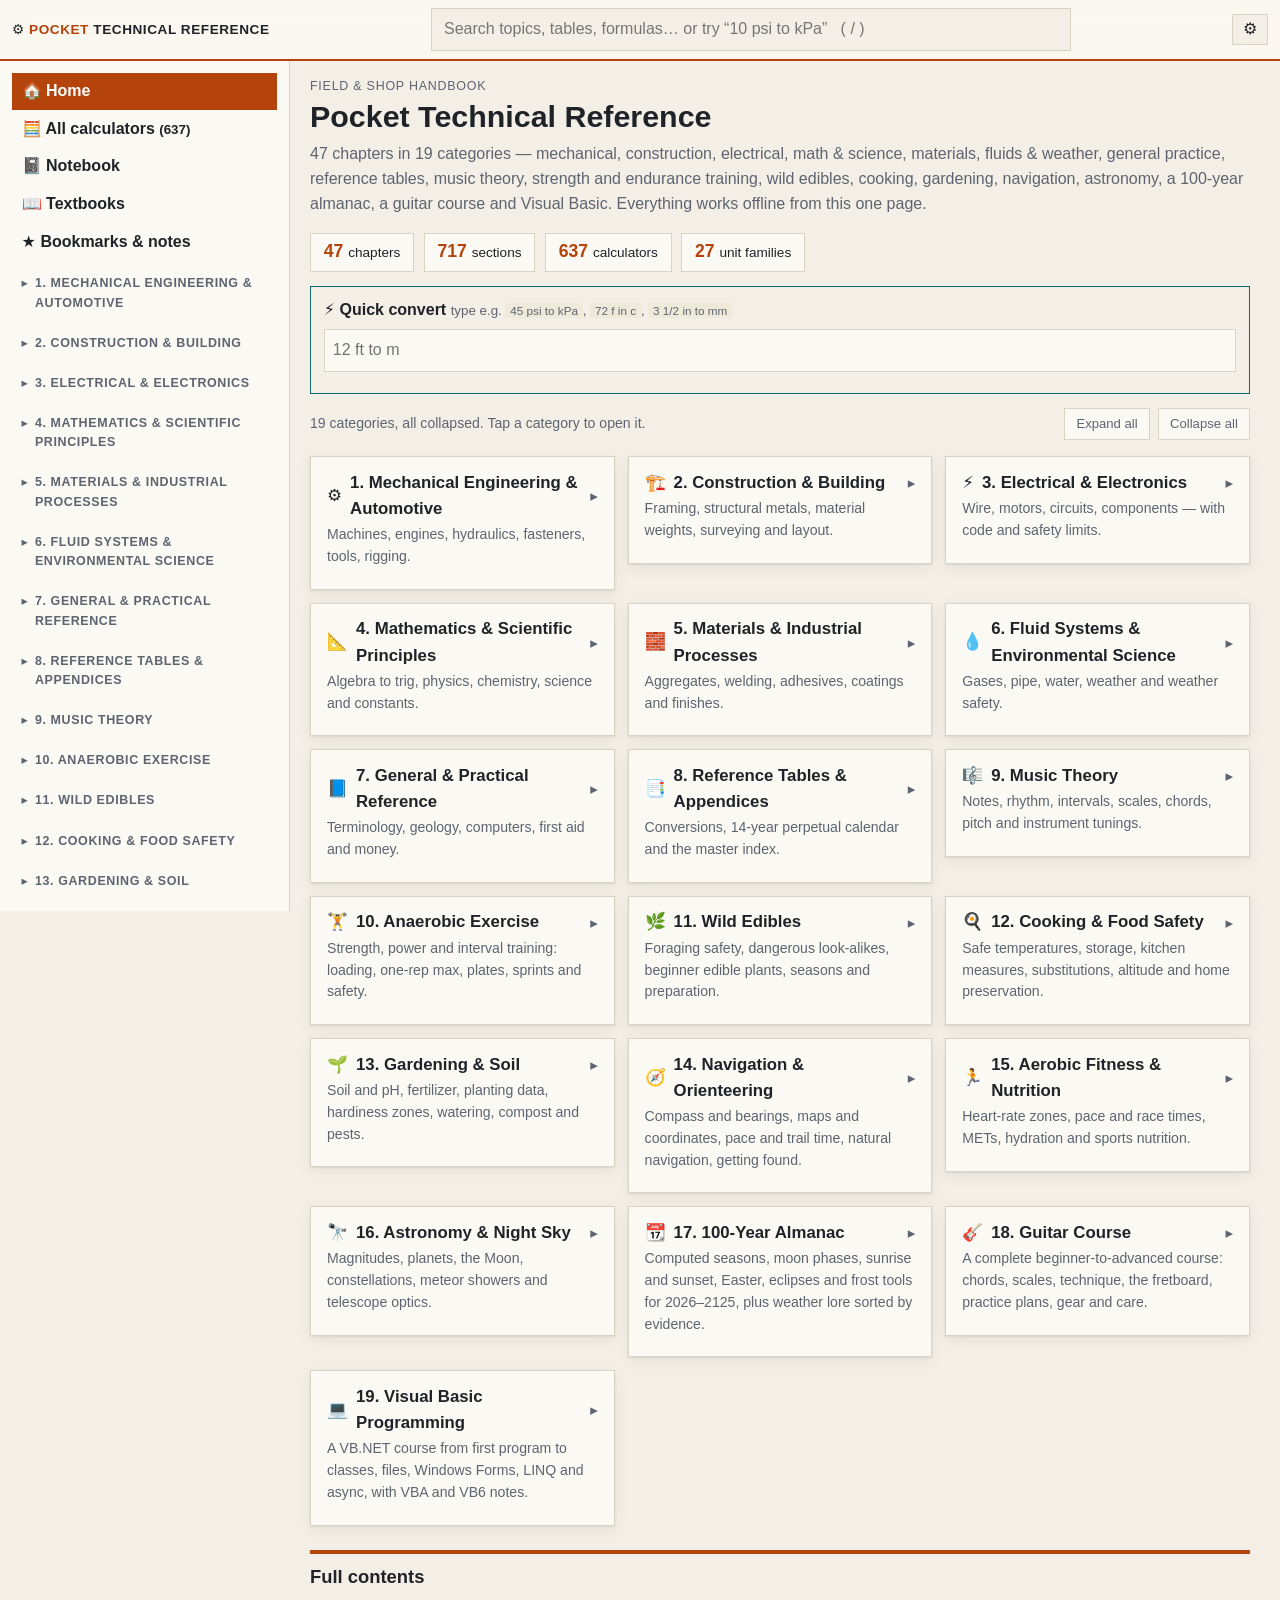
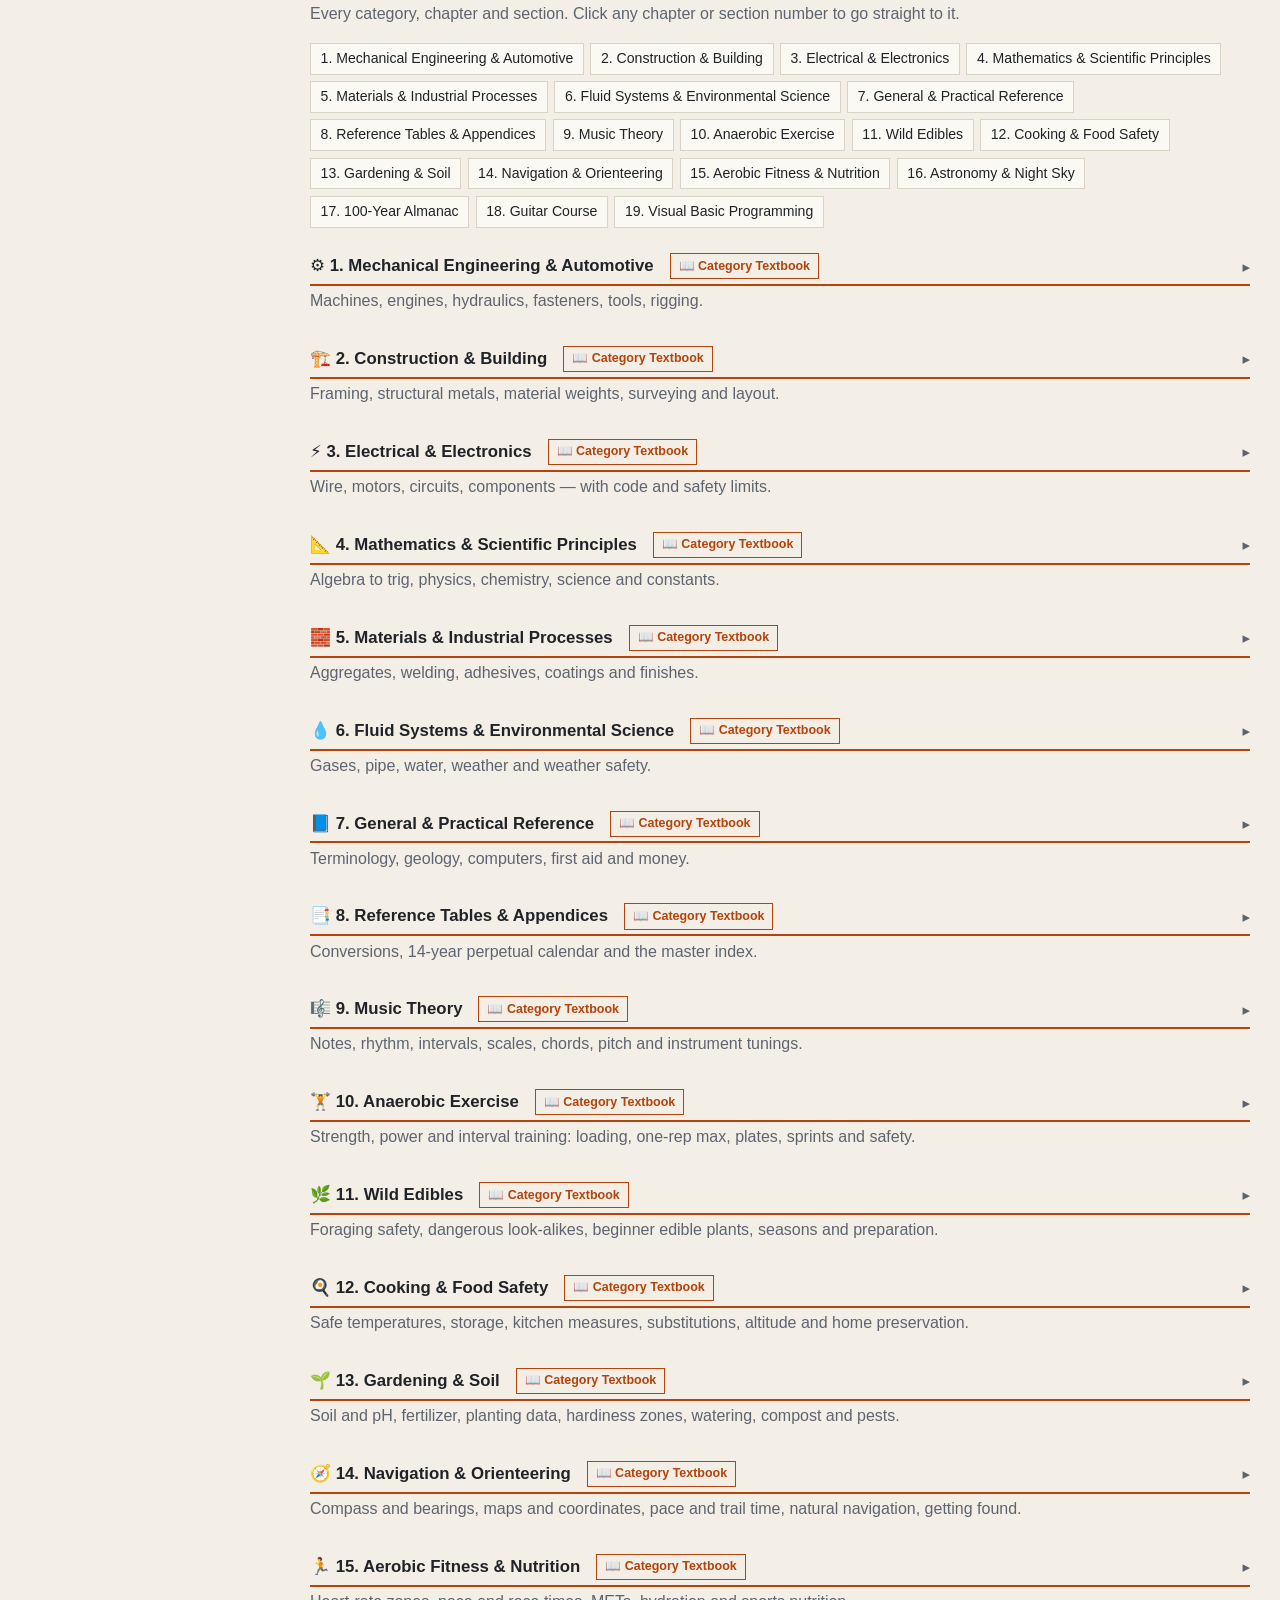
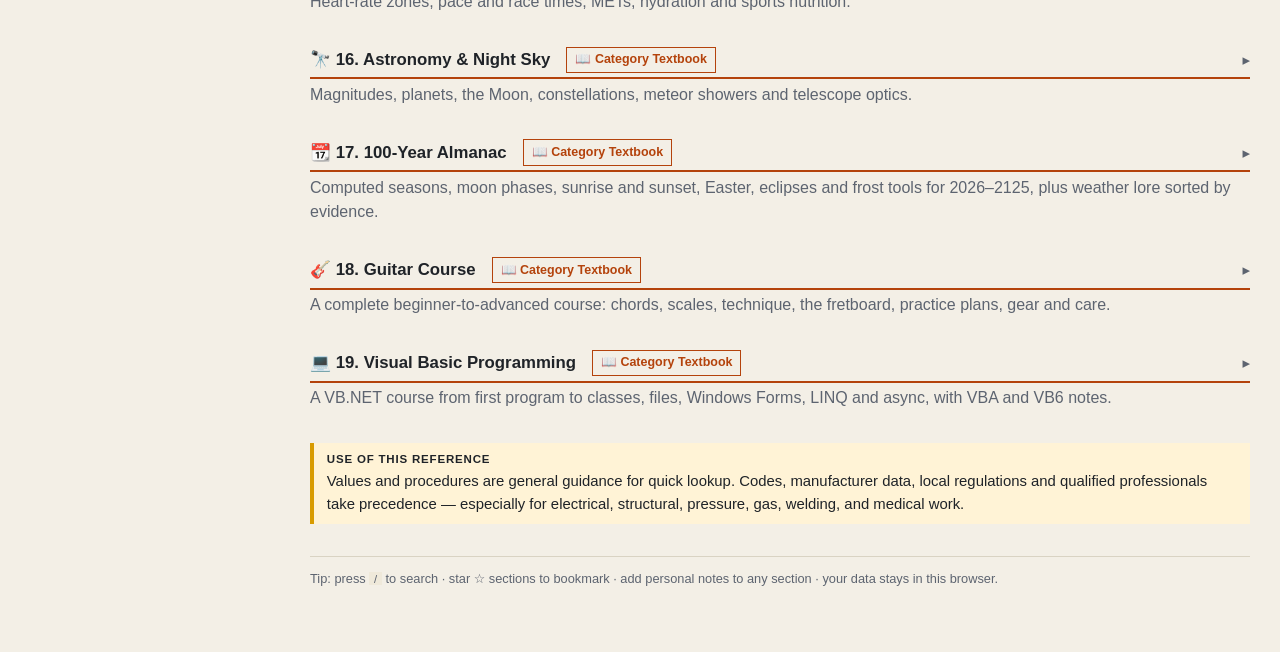
<file: index.html>
<!DOCTYPE html>
<html lang="en" data-theme="auto">
<head>
<meta charset="utf-8">
<meta name="viewport" content="width=device-width,initial-scale=1,viewport-fit=cover">
<meta name="theme-color" content="#f3efe6" media="(prefers-color-scheme: light)">
<meta name="theme-color" content="#f3efe6">
<meta name="apple-mobile-web-app-capable" content="yes">
<meta name="mobile-web-app-capable" content="yes">
<meta name="apple-mobile-web-app-title" content="Pocket Ref">
<meta name="apple-mobile-web-app-status-bar-style" content="default">
<link rel="icon" href="icon.png" type="image/png">
<link rel="apple-touch-icon" href="icon.png">
<title>Pocket Ref</title>
<link rel="stylesheet" href="style.css">
</head>
<body>
<header id="top">
 <button class="ib" id="menu" aria-label="Menu">☰</button>
 <a class="brand" href="#home">⚙ <i>Pocket</i> <span>Technical Reference</span></a>
 <div id="sbox"><input id="q" type="search" placeholder="Search topics, tables, formulas… or try “10 psi to kPa”   ( / )" autocomplete="off" aria-label="Search"><div id="sres"></div></div>
 <button class="ib" id="gear" aria-label="Settings" title="Settings">⚙︎</button>
</header>
<div id="layout"><nav id="side" aria-label="Chapters"></nav><main id="main"></main></div>
<div id="veil"></div><div id="modal"><div class="box" id="mbox"></div></div><div id="toast"></div>
<script type="module" src="app.js"></script>
</body>
</html>
</file>
<file: style.css>
:root{--bg:#f3efe6;--panel:#fbf9f3;--ink:#1f2328;--mut:#5d6470;--line:#d9d3c3;--acc:#b4430c;--acc-ink:#fff;--acc2:#0f6b6b;--warn-bg:#fff3d6;--warn-bd:#d89b00;--dang-bg:#fde4e1;--dang-bd:#c0392b;--note-bg:#e4f1f1;--note-bd:#0f6b6b;--code:#efe9da;--hl:#ffe58a;--sh:0 1px 2px rgba(0,0,0,.08),0 4px 14px rgba(0,0,0,.06);color-scheme:light}
@media(prefers-color-scheme:dark){:root[data-theme=auto]{--bg:#13161a;--panel:#1b1f24;--ink:#e7e3d8;--mut:#9aa3ad;--line:#2f353c;--acc:#f2893f;--acc-ink:#1a1206;--acc2:#4fc3c3;--warn-bg:#3a2f12;--warn-bd:#c99a1a;--dang-bg:#3d1b18;--dang-bd:#e0594a;--note-bg:#14302f;--note-bd:#3aa5a5;--code:#252a31;--hl:#6b5a14;--sh:0 1px 2px rgba(0,0,0,.4);color-scheme:dark}}
:root[data-theme=dark]{--bg:#13161a;--panel:#1b1f24;--ink:#e7e3d8;--mut:#9aa3ad;--line:#2f353c;--acc:#f2893f;--acc-ink:#1a1206;--acc2:#4fc3c3;--warn-bg:#3a2f12;--warn-bd:#c99a1a;--dang-bg:#3d1b18;--dang-bd:#e0594a;--note-bg:#14302f;--note-bd:#3aa5a5;--code:#252a31;--hl:#6b5a14;--sh:0 1px 2px rgba(0,0,0,.4);color-scheme:dark}
*{box-sizing:border-box}
html{font-size:calc(16px * var(--fs,1));-webkit-text-size-adjust:100%}
body{margin:0;background:var(--bg);color:var(--ink);font:1rem/1.55 "Courier New",Courier,"Liberation Mono","Nimbus Mono PS",monospace}
a{color:var(--acc2);text-decoration:none}a:hover{text-decoration:underline}
button,input,select,textarea{font:inherit;color:inherit}
.mono,code,.cr .v,.calc input,.calc select{font-family:"Courier New",Courier,"Liberation Mono","Nimbus Mono PS",monospace}
header#top{position:sticky;top:0;z-index:30;display:flex;gap:.5rem;align-items:center;padding:.5rem .75rem;background:var(--panel);border-bottom:2px solid var(--acc)}
#top .brand{font-weight:800;letter-spacing:.04em;text-transform:uppercase;font-size:.85rem;white-space:nowrap;color:var(--ink)}
#top .brand i{font-style:normal;color:var(--acc)}
#sbox{position:relative;flex:1;min-width:0;max-width:640px;margin:0 auto}
#q{width:100%;padding:.5rem .75rem;border:1px solid var(--line);border-radius:8px;background:var(--bg)}
#q:focus{outline:2px solid var(--acc);outline-offset:0}
.ib{border:1px solid var(--line);background:var(--bg);border-radius:8px;padding:.4rem .6rem;cursor:pointer;line-height:1}
.ib:hover{border-color:var(--acc)}
#menu{display:none}
#layout{display:flex;align-items:flex-start}
#side{width:290px;flex:none;position:sticky;top:3.1rem;height:calc(100vh - 3.1rem);overflow:auto;padding:.75rem;border-right:1px solid var(--line);background:var(--panel)}
#side a.top{display:block;padding:.4rem .6rem;border-radius:6px;color:var(--ink);font-weight:600}
#side a:hover{background:var(--bg);text-decoration:none}
#side a.on{background:var(--acc);color:var(--acc-ink)}
.sch{width:100%;text-align:left;background:none;border:0;padding:.45rem .6rem;margin-top:.4rem;cursor:pointer;font-weight:700;font-size:.78rem;letter-spacing:.05em;text-transform:uppercase;color:var(--mut);display:flex;gap:.4rem}
.sch:hover{color:var(--ink)}
.scl{display:none;padding-left:.4rem}.sc.open .scl{display:block}
.scl a{display:block;padding:.28rem .6rem;border-radius:6px;color:var(--ink);font-size:.92rem}
main{flex:1;min-width:0;padding:1rem 1.25rem 4rem;max-width:980px}
.crumb{font-size:.78rem;color:var(--mut);text-transform:uppercase;letter-spacing:.06em}
h1{font-size:1.9rem;line-height:1.15;margin:.2rem 0 .5rem}
h2{font-size:1.3rem;margin:0;padding:0}
h3{font-size:1.05rem}h4{margin:1rem 0 .3rem;font-size:.95rem;color:var(--acc);text-transform:uppercase;letter-spacing:.04em}
.lead{color:var(--mut);margin:.25rem 0 1rem}
.toc{display:flex;flex-wrap:wrap;gap:.4rem;margin:.75rem 0 1.25rem}
.toc a{padding:.25rem .65rem;border:1px solid var(--line);border-radius:999px;background:var(--panel);color:var(--ink);font-size:.85rem}
.toc a:hover{border-color:var(--acc);text-decoration:none}
.toc.fold{display:none}.toc.fold.open{display:flex}
.tocbtn{display:inline-flex;align-items:center;min-height:38px;margin:.6rem 0 .4rem;padding:.3rem .85rem;border:1px solid var(--line);border-radius:999px;background:var(--panel);color:var(--ink);font:inherit;font-size:.85rem;cursor:pointer}
.tocbtn:hover{border-color:var(--acc)}
.tocbtn + .toc.fold.open{margin-top:.2rem}

section.sec{background:var(--panel);border:1px solid var(--line);border-radius:12px;padding:1rem 1.1rem;margin:0 0 1.1rem;scroll-margin-top:4rem;box-shadow:var(--sh)}
.sh{display:flex;align-items:center;gap:.5rem;border-bottom:1px solid var(--line);padding-bottom:.5rem;margin-bottom:.6rem}
.sh h2{flex:1}
.sh button{background:none;border:0;cursor:pointer;font-size:1.1rem;color:var(--mut);padding:.15rem .3rem}
.sh button.on{color:var(--acc)}
.sbody p{margin:.5rem 0}.sbody ul,.sbody ol{margin:.4rem 0;padding-left:1.3rem}.sbody li{margin:.15rem 0}
.tw{overflow-x:auto;margin:.6rem 0;border:1px solid var(--line);border-radius:8px}
table{border-collapse:collapse;width:100%;font-size:.88rem}
caption{caption-side:top;text-align:left;font-weight:700;padding:.4rem .6rem;color:var(--mut);font-size:.8rem;text-transform:uppercase;letter-spacing:.04em}
th,td{padding:.35rem .6rem;border-bottom:1px solid var(--line);text-align:left;vertical-align:top}
th{background:var(--code);position:sticky;top:0;white-space:nowrap}
tbody tr:nth-child(even){background:color-mix(in srgb,var(--code) 45%,transparent)}
tr:last-child td{border-bottom:0}
.tfilter{width:100%;max-width:340px;margin-top:.5rem;padding:.35rem .6rem;border:1px solid var(--line);border-radius:6px;background:var(--bg)}
.co{border-left:4px solid;padding:.5rem .8rem;border-radius:6px;margin:.7rem 0;font-size:.93rem}
.co b{display:block;font-size:.72rem;text-transform:uppercase;letter-spacing:.07em;margin-bottom:.1rem}
.co.note{background:var(--note-bg);border-color:var(--note-bd)}.co.warn{background:var(--warn-bg);border-color:var(--warn-bd)}.co.danger{background:var(--dang-bg);border-color:var(--dang-bd)}
.fx{background:var(--code);border-radius:8px;padding:.5rem .8rem;margin:.5rem 0;display:flex;flex-wrap:wrap;gap:.2rem .8rem;align-items:baseline}
.fx b{font-size:.85rem;min-width:9rem}.fx code{font-size:.95rem;color:var(--acc);font-weight:600}.fx span{color:var(--mut);font-size:.82rem;flex-basis:100%}
code{background:var(--code);padding:.05rem .3rem;border-radius:4px;font-size:.88em}
.fx code{background:none;padding:0}
dl.gl{margin:.5rem 0}dl.gl dt{font-weight:700;margin-top:.5rem}dl.gl dd{margin:0 0 0 1rem;color:var(--ink)}
.see{margin-top:.8rem;padding-top:.5rem;border-top:1px dashed var(--line);font-size:.85rem;color:var(--mut)}
.see a{margin-right:.7rem;white-space:nowrap}
.calc{border:1px solid var(--acc);border-radius:10px;margin:.9rem 0;background:var(--bg);overflow:hidden}
.calc .ch{background:var(--acc);color:var(--acc-ink);padding:.4rem .8rem;display:flex;flex-direction:column}
.calc .ch b{display:flex;gap:.5rem;align-items:center;justify-content:space-between}
.calc .ch small{opacity:.9}
.calc .ch button{background:none;border:0;color:inherit;cursor:pointer;font-size:1rem}
.cf{display:grid;grid-template-columns:repeat(auto-fill,minmax(190px,1fr));gap:.5rem .8rem;padding:.7rem .8rem}
.cf label{display:flex;flex-direction:column;font-size:.76rem;color:var(--mut);gap:.15rem}
.cf label span u{text-decoration:none;color:var(--acc)}
.calc input,.calc select{padding:.4rem .5rem;border:1px solid var(--line);border-radius:6px;background:var(--panel);width:100%;font-size:.95rem}
.calc input:focus,.calc select:focus{outline:2px solid var(--acc);outline-offset:0}
.cr{padding:.2rem .8rem .5rem;border-top:1px dashed var(--line)}
.cr .row{display:flex;justify-content:space-between;gap:1rem;padding:.2rem 0;border-bottom:1px dotted var(--line)}
.cr .row .v{font-weight:700;text-align:right}.cr .row .v em{font-style:normal;color:var(--mut);font-weight:400;margin-left:.3rem}
.cr .rh{font-size:.74rem;text-transform:uppercase;letter-spacing:.06em;color:var(--acc);margin-top:.5rem}
.cr .err{color:var(--dang-bd);padding:.3rem 0}.cr .hint{color:var(--mut);padding:.3rem 0;font-size:.9rem}
.ca{display:flex;gap:.5rem;padding:.4rem .8rem .7rem}
.btn{border:1px solid var(--line);background:var(--panel);border-radius:6px;padding:.3rem .7rem;cursor:pointer;font-size:.85rem}.btn:hover{border-color:var(--acc)}
.btn.pri{background:var(--acc);color:var(--acc-ink);border-color:var(--acc)}
.conv{border:1px solid var(--acc2);border-radius:10px;padding:.7rem .8rem;margin:.9rem 0;background:var(--bg)}
.conv .cg{display:grid;grid-template-columns:1fr 1fr auto 1fr;gap:.5rem;align-items:end}
.conv .cg label{display:flex;flex-direction:column;font-size:.76rem;color:var(--mut)}
.conv input,.conv select{padding:.4rem .5rem;border:1px solid var(--line);border-radius:6px;background:var(--panel);width:100%}
.conv .big{font-size:1.25rem;font-weight:800;margin:.6rem 0 .2rem;font-family:"Courier New",Courier,"Liberation Mono","Nimbus Mono PS",monospace}
@media(max-width:640px){.conv .cg{grid-template-columns:1fr 1fr}.conv .cg .sw{grid-column:1/-1}}
.cards{display:grid;grid-template-columns:repeat(auto-fill,minmax(270px,1fr));gap:.8rem;margin:1rem 0}
.card{background:var(--panel);border:1px solid var(--line);border-radius:12px;padding:.8rem 1rem;box-shadow:var(--sh)}
.card h3{margin:0 0 .15rem;display:flex;gap:.5rem;align-items:center}.card p{margin:.1rem 0 .5rem;color:var(--mut);font-size:.88rem}
.card a.chl{display:block;padding:.18rem 0;color:var(--ink);font-size:.93rem}.card a.chl:hover{color:var(--acc)}
.stats{display:flex;flex-wrap:wrap;gap:.6rem;margin:.8rem 0}.stat{background:var(--panel);border:1px solid var(--line);border-radius:8px;padding:.3rem .8rem;font-size:.85rem}.stat b{color:var(--acc);font-size:1.1rem;margin-right:.3rem}
.pn{display:flex;justify-content:space-between;gap:1rem;margin-top:1.5rem}.pn a{flex:1;background:var(--panel);border:1px solid var(--line);border-radius:10px;padding:.6rem .9rem;color:var(--ink)}.pn a:last-child{text-align:right}.pn small{display:block;color:var(--mut)}
#sres{position:absolute;left:0;right:0;top:calc(100% + 4px);background:var(--panel);border:1px solid var(--acc);border-radius:10px;box-shadow:0 10px 30px rgba(0,0,0,.25);max-height:70vh;overflow:auto;display:none;z-index:40}
#sres a.r,.rl a.r{display:block;padding:.5rem .8rem;border-bottom:1px solid var(--line);color:var(--ink)}
#sres a.r:hover,.rl a.r:hover{background:var(--bg);text-decoration:none}
.r b{display:block}.r small{color:var(--mut)}.r .sn{display:block;font-size:.84rem;color:var(--mut);margin-top:.1rem}
mark{background:var(--hl);color:inherit;border-radius:2px;padding:0 1px}
.rl{background:var(--panel);border:1px solid var(--line);border-radius:10px;overflow:hidden;margin:.6rem 0}
.qc{background:var(--note-bg);border-left:4px solid var(--acc2);padding:.6rem .8rem;font-weight:700}
.tag{display:inline-block;font-size:.68rem;text-transform:uppercase;letter-spacing:.06em;border:1px solid var(--acc);color:var(--acc);border-radius:4px;padding:0 .3rem;margin-right:.4rem}
.note-ta{width:100%;min-height:4.5rem;margin-top:.6rem;padding:.5rem;border:1px dashed var(--acc2);border-radius:8px;background:var(--bg)}
/* periodic table */
.ptw{overflow-x:auto;margin:.6rem 0}.pt{display:grid;grid-template-columns:repeat(18,minmax(38px,1fr));gap:2px;font-size:.62rem;min-width:720px}
.pt div{border:1px solid var(--line);border-radius:3px;text-align:center;padding:1px 0;line-height:1.15;background:var(--bg);cursor:default}
.pt b{display:block;font-size:.88rem}.pt i{font-style:normal;opacity:.75}.pt small{display:block;font-size:.5rem;opacity:.7}
.pt .alk{background:color-mix(in srgb,#e8604c 28%,var(--bg))}.pt .ae{background:color-mix(in srgb,#e8a23c 28%,var(--bg))}.pt .tm{background:color-mix(in srgb,#5b8def 24%,var(--bg))}
.pt .pm{background:color-mix(in srgb,#3fb6a8 24%,var(--bg))}.pt .md{background:color-mix(in srgb,#9b7fd1 28%,var(--bg))}.pt .nm{background:color-mix(in srgb,#7bc86c 28%,var(--bg))}
.pt .hl{background:color-mix(in srgb,#e3d34b 30%,var(--bg))}.pt .ng{background:color-mix(in srgb,#d96fb5 26%,var(--bg))}.pt .la{background:color-mix(in srgb,#4fa3d9 30%,var(--bg))}.pt .ac{background:color-mix(in srgb,#c07f5a 30%,var(--bg))}
/* calendar */
.cal-ctl{display:flex;flex-wrap:wrap;gap:.5rem;align-items:center;margin:.6rem 0}.cal-ctl input[type=number]{width:6.5rem;padding:.35rem;border:1px solid var(--line);border-radius:6px;background:var(--panel)}
.yr{display:grid;grid-template-columns:repeat(auto-fill,minmax(210px,1fr));gap:.7rem}
.mo{border:1px solid var(--line);border-radius:8px;padding:.4rem .5rem;background:var(--bg)}.mo h5{margin:0 0 .25rem;text-align:center;color:var(--acc);font-size:.85rem}
.mg{display:grid;grid-template-columns:repeat(7,1fr);text-align:center;font-size:.78rem;gap:1px}.mg i{font-style:normal;color:var(--mut);font-size:.68rem}.mg span{padding:.15rem 0;border-radius:4px}
.mg .sun{color:var(--dang-bd)}.mg .hol{background:var(--warn-bg);outline:1px solid var(--warn-bd);font-weight:700}.mg .today{background:var(--acc);color:var(--acc-ink);font-weight:800}
.dt-grid{display:grid;grid-template-columns:repeat(auto-fill,minmax(280px,1fr));gap:.7rem;margin:.8rem 0}.dt{border:1px solid var(--line);border-radius:8px;padding:.6rem;background:var(--bg)}.dt input{padding:.35rem;border:1px solid var(--line);border-radius:6px;background:var(--panel);margin:.15rem .2rem .15rem 0}
.pill{display:inline-block;padding:.1rem .5rem;border:1px solid var(--line);border-radius:999px;margin:.1rem;cursor:pointer;background:var(--panel);font-size:.82rem}.pill.on{background:var(--acc);color:var(--acc-ink);border-color:var(--acc)}
/* index */
.ixbar{position:sticky;top:3.1rem;background:var(--bg);padding:.4rem 0;z-index:5;display:flex;flex-wrap:wrap;gap:.2rem}.ixbar a{padding:.1rem .45rem;border:1px solid var(--line);border-radius:5px;background:var(--panel);color:var(--ink);font-weight:700;font-size:.85rem}
.ix h3{margin:1rem 0 .3rem;color:var(--acc);border-bottom:1px solid var(--line);scroll-margin-top:6.5rem}.ix div.e{padding:.2rem 0;border-bottom:1px dotted var(--line);font-size:.92rem}.ix .e b{margin-right:.5rem}.ix .e a{margin-right:.6rem;font-size:.82rem}
/* modal */
#modal{position:fixed;inset:0;background:rgba(0,0,0,.5);display:none;align-items:center;justify-content:center;z-index:60;padding:1rem}
#modal .box{background:var(--panel);border-radius:12px;padding:1rem 1.2rem;max-width:560px;width:100%;max-height:90vh;overflow:auto;border:2px solid var(--acc)}
#modal textarea{width:100%;min-height:6rem;font-family:"Courier New",Courier,"Liberation Mono","Nimbus Mono PS",monospace;font-size:.75rem;background:var(--bg);border:1px solid var(--line);border-radius:6px;padding:.4rem}
#toast{position:fixed;bottom:1rem;left:50%;transform:translateX(-50%);background:var(--ink);color:var(--bg);padding:.4rem .9rem;border-radius:8px;display:none;z-index:70;font-size:.88rem}
footer{color:var(--mut);font-size:.8rem;margin-top:2rem;border-top:1px solid var(--line);padding-top:.7rem}
#veil{display:none}
@media(max-width:900px){
 #menu{display:inline-block}#top .brand span{display:none}
 #side{position:fixed;left:0;top:3.1rem;z-index:50;transform:translateX(-102%);transition:transform .2s;width:84vw;max-width:320px;box-shadow:var(--sh)}
 body.menu #side{transform:none}body.menu #veil{display:block;position:fixed;inset:3.1rem 0 0 0;background:rgba(0,0,0,.4);z-index:45}
 main{padding:.8rem .7rem 4rem}h1{font-size:1.5rem}
}
@media print{header#top,#side,.pn,.sh button,.calc .ca{display:none}main{max-width:none}}
.kt{display:inline-block;padding:.05rem .45rem;border-radius:999px;font-size:.72rem;white-space:nowrap;border:1px solid var(--line);background:var(--code)}
.kt-S{border-color:var(--acc);font-weight:700}.kt-D,.kt-X{border-color:var(--acc)}.kt-M,.kt-R{border-style:dashed}.kt-T{border-style:dotted}
.kbar{display:flex;flex-wrap:wrap;gap:.4rem;align-items:center;margin:.6rem 0 0}.kbar small{color:var(--mut)}
.cp{padding:.1rem .4rem;font-size:.75rem;margin:.1rem}.kv{white-space:nowrap}
.kbar+.tfilter+.tw td:nth-child(5),.kbar+.tfilter+.tw td:nth-child(8){min-width:14rem}
.clib .clrow{display:flex;flex-wrap:wrap;gap:.5rem 1rem;align-items:center;margin:.5rem 0}.clib select{padding:.25rem;border:1px solid var(--line);border-radius:6px;background:var(--bg);color:inherit;font:inherit}


/* resistor reader widget */
.rid{border:1px solid var(--acc2);border-radius:14px;padding:.7rem .8rem;margin:.9rem 0;background:var(--bg)}
.rid-tabs{display:flex;flex-wrap:wrap;gap:.4rem;margin-bottom:.4rem}
.rid-fig{text-align:center;margin:.4rem 0;color:var(--ink)}
.rid-row{display:flex;flex-direction:column;gap:.25rem;margin:.5rem 0}
.rid-row>span{font-size:.76rem;color:var(--mut);text-transform:uppercase;letter-spacing:.05em}
.rid-sw{display:flex;flex-wrap:wrap;gap:.4rem}
.rid .sw{width:34px;height:34px;border-radius:50%;border:2px solid var(--line);cursor:pointer;padding:0}
.rid .sw.on{outline:3px solid var(--acc);outline-offset:2px}
.rid .sw:disabled{opacity:.25;cursor:not-allowed}
.rid-in{padding:.45rem .6rem;border:1px solid var(--line);border-radius:10px;background:var(--panel);font-size:16px;min-height:44px;width:100%;max-width:320px}
.rid-out{margin-top:.4rem}.rid-out .row{display:flex;justify-content:space-between;gap:1rem;padding:.25rem 0;border-bottom:1px dotted var(--line)}.rid-out .v{font-weight:700;text-align:right}
.rid-note{color:var(--mut);font-size:.8rem;margin:.6rem 0 0}
@media(max-width:900px){.rid{border-radius:16px}.rid .sw{width:38px;height:38px}}
/* ===== iPhone / touch polish (additive) ===== */
:root{--hh:3.1rem;--sat:env(safe-area-inset-top,0px);--sab:env(safe-area-inset-bottom,0px);--sal:env(safe-area-inset-left,0px);--sar:env(safe-area-inset-right,0px)}
html{-webkit-tap-highlight-color:transparent;scroll-padding-top:4.5rem}
body{-webkit-font-smoothing:antialiased;touch-action:manipulation}
header#top{-webkit-backdrop-filter:saturate(170%) blur(14px);backdrop-filter:saturate(170%) blur(14px);background:color-mix(in srgb,var(--panel) 88%,transparent)}
#tabbar{display:none}
.tw{-webkit-overflow-scrolling:touch}
figure.fig{overflow-x:auto;-webkit-overflow-scrolling:touch}
.btn,.ib,.pill,.toc a,.sch{transition:background-color .15s,border-color .15s,transform .1s}
.btn:active,.ib:active,.pill:active{transform:scale(.97)}
@media(max-width:900px){
 :root{--hh:3.6rem}
 header#top{padding:calc(.45rem + var(--sat)) calc(.6rem + var(--sar)) .45rem calc(.6rem + var(--sal));gap:.45rem}
 .ib{min-width:44px;min-height:44px;border-radius:12px;font-size:1.1rem;display:inline-flex;align-items:center;justify-content:center;padding:0}
 #top .brand{font-size:1.1rem}#top .brand i{display:none}
 .toc{scroll-padding-left:.75rem}
 #q{font-size:16px;min-height:44px;border-radius:14px;padding:.55rem .9rem}
 .calc input,.calc select,.conv input,.conv select,.tfilter,.cal-ctl input[type=number],.dt input,.note-ta,#modal textarea,#modal input,#modal select{font-size:16px;min-height:44px;border-radius:10px}
 .note-ta,#modal textarea{min-height:5rem}
 #side{top:calc(var(--hh) + var(--sat));bottom:0;height:auto;width:86vw;border-radius:0 20px 20px 0;padding:.6rem .6rem calc(6rem + var(--sab)) calc(.6rem + var(--sal));-webkit-overflow-scrolling:touch;overscroll-behavior:contain}
 body.menu #veil{inset:calc(var(--hh) + var(--sat)) 0 0 0;-webkit-backdrop-filter:blur(3px);backdrop-filter:blur(3px)}
 #side a.top,.scl a,.sch{min-height:44px;display:flex;align-items:center}
 .scl a{padding:.4rem .7rem;font-size:.95rem}
 main{padding:.8rem calc(.75rem + var(--sar)) calc(6.5rem + var(--sab)) calc(.75rem + var(--sal))}
 h1{font-size:1.55rem;letter-spacing:-.01em}
 .lead{font-size:.95rem}
 section.sec{border-radius:18px;padding:.85rem .9rem;scroll-margin-top:calc(var(--hh) + var(--sat) + .6rem)}
 section.sec h2{font-size:1.15rem;line-height:1.25}
 .see a{white-space:normal;display:inline-block}
 .sh button{min-width:40px;min-height:40px;font-size:1.25rem}
 .toc{flex-wrap:nowrap;overflow-x:auto;margin-left:-.75rem;margin-right:-.75rem;padding:.2rem .75rem .5rem;scroll-snap-type:x proximity;scrollbar-width:none;-webkit-overflow-scrolling:touch}
 .toc::-webkit-scrollbar{display:none}
 .toc a{flex:none;white-space:nowrap;scroll-snap-align:start;min-height:38px;display:inline-flex;align-items:center;padding:.3rem .85rem;font-size:.88rem}
 .tw{border-radius:12px}table{font-size:.82rem}
 th,td{padding:.4rem .55rem}
 .tw td:first-child,.tw th:first-child{position:sticky;left:0;z-index:1;max-width:9rem;background:var(--panel);box-shadow:1px 0 0 var(--line)}
 .tw th:first-child{background:var(--code);z-index:2}
 .calc,.conv{border-radius:16px}
 .calc .ch{padding:.55rem .9rem}
 .cf{grid-template-columns:repeat(2,minmax(0,1fr));padding:.8rem .9rem;gap:.6rem .7rem}
 .cf label{font-size:.78rem}.cf label:has(select){grid-column:1/-1}
 .cr{padding:.3rem .9rem .6rem}.cr .row{padding:.35rem 0;align-items:baseline}.cr .row .v{font-size:1.02rem}
 .ca{padding:.4rem .9rem .8rem}.ca .btn{flex:1}
 .btn{min-height:44px;border-radius:12px;padding:.4rem .9rem;font-size:.92rem}
 .cp{min-height:36px}
 .co{border-radius:10px;padding:.6rem .85rem}
 .fx{border-radius:12px}.fx b{min-width:0;flex-basis:100%}
 .card{border-radius:16px}.cards{grid-template-columns:1fr}
 .pn{flex-direction:column}.pn a{min-height:56px;border-radius:14px}.pn a:last-child{text-align:left}
 #sres{position:fixed;left:calc(.5rem + var(--sal));right:calc(.5rem + var(--sar));top:calc(var(--hh) + var(--sat) + .2rem);max-height:calc(100dvh - var(--hh) - var(--sat) - 5rem);border-radius:16px;-webkit-overflow-scrolling:touch;overscroll-behavior:contain}
 #sres a.r,.rl a.r{padding:.7rem .9rem;min-height:44px}
 #modal{padding:0;align-items:flex-end}
 #modal .box{max-width:none;border-radius:22px 22px 0 0;max-height:88dvh;padding:1.1rem 1.1rem calc(1.2rem + var(--sab));border-width:2px 0 0}
 #toast{bottom:calc(5.6rem + var(--sab));border-radius:14px;padding:.55rem 1rem}
 .ixbar{top:calc(var(--hh) + var(--sat))}
 footer{padding-bottom:1rem}
 #tabbar{display:flex;position:fixed;left:calc(.6rem + var(--sal));right:calc(.6rem + var(--sar));bottom:calc(.5rem + var(--sab));z-index:35;background:color-mix(in srgb,var(--panel) 86%,transparent);-webkit-backdrop-filter:blur(18px) saturate(170%);backdrop-filter:blur(18px) saturate(170%);border:1px solid var(--line);border-radius:24px;box-shadow:0 8px 28px rgba(0,0,0,.2);padding:.25rem;gap:.15rem}
 #tabbar button{flex:1;min-height:50px;border:0;background:none;border-radius:18px;display:flex;flex-direction:column;align-items:center;justify-content:center;gap:2px;font-size:.6rem;letter-spacing:.05em;text-transform:uppercase;color:var(--mut);cursor:pointer}
 #tabbar button i{font-style:normal;font-size:1.25rem;line-height:1}
 #tabbar button.on{color:var(--acc);background:var(--bg)}
 #tabbar button:active{transform:scale(.95)}
}
@media(max-width:900px) and (orientation:landscape){#tabbar{display:none}main{padding-bottom:2rem}}
@media(prefers-reduced-motion:reduce){*{transition:none!important;scroll-behavior:auto!important}}

/* ---- Style v2: light, square corners, Roboto (YouTube-style typeface) ---- */
:root,body,button,input,select,textarea,.mono,code,.cr .v,.calc input,.calc select,.conv .big,pre,kbd,samp{font-family:Roboto,"Helvetica Neue",Helvetica,Arial,"Liberation Sans",system-ui,sans-serif!important}
body{font-size:1rem;line-height:1.55;letter-spacing:0;font-variant-numeric:tabular-nums}
svg text{font-family:inherit}
*,*::before,*::after{border-radius:0!important}
rect,.fig rect{rx:0;ry:0}
:root[data-theme=light]{color-scheme:light}
.ixbar a.on{background:var(--acc);color:var(--acc-ink);border-color:var(--acc)}.ix mark{background:var(--hl);color:inherit;padding:0 .1em}.ixr{font-size:.82rem}

/* formula encyclopedia */
.fe .fed,.fe .fes{padding:.35rem .5rem;border:1px solid var(--line);background:var(--bg);color:var(--ink)}
.fe .femode{display:inline-block;margin:.3rem 0}.fe .fec{display:block;margin:.3rem 0;color:var(--mut)}
.fe-h{margin:1rem 0 .3rem;color:var(--acc);border-bottom:1px solid var(--line)}
details.fe-e{border:1px solid var(--line);background:var(--panel);margin:.3rem 0}.fe-e>summary{cursor:pointer;padding:.45rem .6rem;display:flex;flex-wrap:wrap;gap:.2rem .7rem;align-items:baseline}
.fe-e>summary code{background:none;color:var(--acc);font-weight:600}.fe-e>summary small{color:var(--mut);margin-left:auto}.fe-b{padding:.2rem .8rem .6rem;border-top:1px solid var(--line)}
.fe-try{background:var(--code);padding:.5rem .7rem;margin:.5rem 0}.fe-in{display:flex;flex-wrap:wrap;gap:.5rem;margin:.4rem 0}.fe-in label{display:flex;flex-direction:column;font-size:.82rem;color:var(--mut)}.fe-in input{width:8rem;padding:.3rem .4rem;border:1px solid var(--line);background:var(--bg);color:var(--ink)}.fe-out{font-size:1.05rem;min-height:1.4rem}

/* phase 2 */
.cc .ccc,.dt .dtc,.ms .msc{display:block;margin:.3rem 0;color:var(--mut)}.ccbar a small{color:inherit;opacity:.7}
details.cc-e{border:1px solid var(--line);background:var(--panel);margin:.3rem 0}.cc-e>summary{cursor:pointer;padding:.45rem .6rem}.cc-e>summary small{float:right;color:var(--mut)}.cc-b{padding:.3rem .5rem .6rem;border-top:1px solid var(--line)}
details.cx{margin-top:.5rem;font-size:.88rem}details.cx summary{cursor:pointer;color:var(--acc)}details.cx ul{margin:.2rem 0 .5rem 1.1rem}
.dt .dts,.ms .msd{padding:.35rem .5rem;border:1px solid var(--line);background:var(--bg);color:var(--ink)}
.dt-e{padding:.5rem 0;border-bottom:1px solid var(--line)}.dt-ab{color:var(--acc);font-weight:600}.dt-al{color:var(--mut)}.dt-d{margin:.25rem 0}.dt-r{margin:.15rem 0;font-size:.85rem}
.ms .mst button i{font-style:normal;opacity:.75}.ms .msl .tag{margin-right:.4rem}

/* phase 3 notebook */
.nb-tabs{display:flex;flex-wrap:wrap;gap:.3rem;margin:.4rem 0}.nb-tabs i{font-style:normal;opacity:.75}
.nb-new,.nb-i{border:1px solid var(--line);background:var(--panel);padding:.6rem;margin:.5rem 0;display:flex;flex-direction:column;gap:.4rem}
.nb input,.nb textarea,.nb select{padding:.4rem .5rem;border:1px solid var(--line);background:var(--bg);color:var(--ink);font:inherit;width:100%;box-sizing:border-box}
.nb .nb-i .r{margin:0}.nb-pre{white-space:pre-wrap;background:var(--code);padding:.5rem;margin:0;font-size:.85rem}.nb-when{color:var(--mut)}.nb-hl{outline:2px solid var(--acc)}.nb-empty{color:var(--mut)}
.nb .nb-file{border:0;padding:0}.nb input[type=radio]{width:auto}.fe-act{display:flex;gap:.5rem;align-items:center;margin:.3rem 0}

/* narrow-screen safety */
.sbody svg{max-width:100%;height:auto}.fe select,.dt select,.ms select,.nb select,.cc input{max-width:100%}
.fig{overflow-x:auto;max-width:100%}
.cr{overflow-wrap:anywhere}.cr .row{flex-wrap:wrap;gap:.1rem .6rem}.cr .row>span{min-width:0;overflow-wrap:anywhere}.cr .rh{overflow-wrap:anywhere}
.sbody p,.sbody li,.sbody dd,.sbody dt,.sbody .co,.sbody .fx code{overflow-wrap:anywhere}

/* ===== category textbooks ===== */
.tb-bar{display:flex;flex-wrap:wrap;gap:.5rem 1rem;align-items:center;margin-bottom:.8rem}.tb-bar .crumb{flex:1 0 100%}.tb-btns{display:flex;gap:.5rem;flex-wrap:wrap}.tb-bar .tb-note{flex:1 0 100%;margin:0}
.tb-note{color:var(--mut);font-size:.88rem}
.card a.chl.tbl{margin-top:.35rem;padding:.35rem .6rem;border:1px solid var(--acc);color:var(--acc);font-weight:700}.card a.chl.tbl:hover{background:var(--acc);color:var(--acc-ink)}
.tb-cover{border:1px solid var(--line);background:var(--panel);padding:2.2rem 1.6rem;text-align:center;margin-bottom:1.2rem;border-top:8px solid var(--acc)}
.tb-ico{font-size:3.4rem}.tb-kick{letter-spacing:.18em;text-transform:uppercase;color:var(--mut);font-size:.8rem;margin-top:.4rem}
.tb-title{font-size:2rem;margin:.4rem 0}.tb-sub{font-size:1.1rem;color:var(--acc);font-weight:700}.tb-blurb{color:var(--mut);max-width:34rem;margin:.8rem auto}
.tb-facts{display:flex;gap:1.4rem;justify-content:center;flex-wrap:wrap;margin-top:1rem}.tb-facts b{font-size:1.3rem;color:var(--acc);display:block}
.tb-toc,.tb-pre{margin:1.2rem 0}.tb-toc-l{padding-left:1.2rem}.tb-toc-l ol{padding-left:1.2rem;font-size:.92rem;columns:2;column-gap:2rem}.tb-toc-l a{color:var(--ink)}.tb-toc-l a:hover{color:var(--acc)}
.tb-ch{margin-top:2.4rem;border-top:4px solid var(--acc);padding-top:.6rem}.tb-part small{display:block;font-size:.72rem;letter-spacing:.16em;text-transform:uppercase;color:var(--acc)}
.tb-obj{background:var(--note-bg);border-left:4px solid var(--note-bd);padding:.5rem .8rem;margin:.6rem 0}
.tb-num{color:var(--acc);margin-right:.3rem}.tb-sec{margin:1.2rem 0}
.tb-app,.tb-prac,.tb-qz{margin:1.2rem 0;padding:.7rem 1rem;border:1px solid var(--line);background:var(--panel)}.tb-app h3,.tb-prac h3,.tb-qz h3{margin-top:0;color:var(--acc2)}
.tb-ex{margin:.5rem 0;padding:.5rem .8rem;border-left:4px solid var(--acc2);background:var(--code);font-size:.92rem}
.tb-p{margin:.7rem 0}.tb-blank{display:none}.tb-ans summary{cursor:pointer;color:var(--acc)}
.tb-q{margin:.8rem 0;padding:.4rem .6rem;border-left:4px solid var(--line)}.tb-q.ok{border-left-color:#2e7d32}.tb-q.bad{border-left-color:#c0392b}.tb-opts{list-style:upper-alpha;margin:.2rem 0;padding-left:1.8rem}.tb-opts label{cursor:pointer}.tb-fb{margin:.2rem 0;font-size:.88rem;font-weight:700}
.tb-qbar{margin-top:.6rem}.tb-score{font-weight:700;margin-left:.6rem}
.tb-dl dt{font-weight:700;margin-top:.5rem}.tb-dl dd{margin:0 0 .2rem 1rem;color:var(--ink)}.tb-ltr{font-weight:900;font-size:1.2rem;color:var(--acc);border-bottom:1px solid var(--line);margin-top:.8rem}
.tb-keys ol{margin:.2rem 0 .6rem}.tb-keys summary{cursor:pointer;color:var(--acc)}
@media print{
 @page{size:Letter;margin:.85in .8in .9in .8in;@bottom-center{content:counter(page);font:9pt Georgia,"Liberation Serif",serif;color:#555}@top-center{content:"Pocket Technical Reference — Category Textbook";font:8pt Arial,"Liberation Sans",sans-serif;color:#777}}
 @page :first{@bottom-center{content:none}@top-center{content:none}}
 .tb[data-book]{page:book}
 @page book{size:Letter;margin:.85in .8in .9in .8in;@bottom-center{content:counter(page);font:9pt Georgia,"Liberation Serif",serif;color:#555}@top-center{content:"Pocket Technical Reference — Chapter Textbook";font:8pt Arial,"Liberation Sans",sans-serif;color:#777}}
 @page book:first{@bottom-center{content:none}@top-center{content:none}}
 :root[data-theme]{--bg:#fff!important;--panel:#fff!important;--ink:#111!important;--mut:#555!important;--line:#bbb!important;--acc:#9a3a0a!important;--acc2:#0f5c5c!important;--note-bg:#eef6f6!important;--code:#f4f0e6!important;--warn-bg:#fff3d6!important;--dang-bg:#fde4e1!important}
 html,body{background:#fff!important}
 .tb-ui,.tb .tfilter,.tb .nt,.tb .bm,.tb .calc .ca,.tb .calc .cx,.tb .tb-blank~*{display:none!important}
 .tb .tb-ans{display:none!important}
 .tb-blank{display:block!important;color:#666;margin-top:.3rem}
 main{padding:0!important;margin:0!important;max-width:none!important}
 .tb .tb-body,.tb .tb-body p,.tb .tb-body li,.tb .tb-body dd,.tb .tb-body td,.tb .tb-body th{font-family:Georgia,"Liberation Serif","Times New Roman",serif!important;font-size:10.2pt;line-height:1.42}
 .tb h1,.tb h2,.tb h3,.tb h4,.tb .tb-kick,.tb .tb-sub,.tb .tb-part small,.tb summary,.tb dt,.tb .tb-ltr,.tb caption,.tb th{font-family:Arial,"Liberation Sans",Helvetica,sans-serif!important}
 .tb h2{font-size:17pt;break-after:avoid}.tb h3{font-size:12.5pt;break-after:avoid;margin-top:14pt}.tb h4{font-size:10.5pt;break-after:avoid}
 .tb-cover{min-height:8.6in;display:flex;flex-direction:column;justify-content:center;border:none;border-top:14px solid #9a3a0a;border-bottom:3px solid #9a3a0a;break-after:page;margin:0}
 .tb-title{font-size:30pt!important;line-height:1.1}.tb-ico{font-size:54pt}
 .tb-pre,.tb-toc{break-before:page}.tb-toc-l{list-style:none;padding-left:0!important}.tb-toc-l ol{columns:1;font-size:8.4pt;line-height:1.25!important;list-style:none;padding-left:12pt}.tb-toc-l ol li{font-size:8.4pt!important;line-height:1.25!important}.tb-toc-l>li{margin:3pt 0}
 .tb-ch{break-before:page;border-top:none;margin-top:0}.tb-part{font-size:22pt!important;border-bottom:3px solid #9a3a0a;padding-bottom:6pt;margin-top:0}
 .tb-gl,.tb-fq,.tb-keys{break-before:page}.tb-dl{column-count:2;column-gap:.35in}.tb-dl dt,.tb-dl dd{break-inside:avoid}.tb-dl dd{font-size:9pt}.tb-ltr{break-after:avoid;column-span:none}
 .tb-q,.tb-p,.tb-ex,.tb-obj,.tb figure,.tb .fig,.tb .co,.tb .calc,.tb tr{break-inside:avoid}
 .tb-app,.tb-prac,.tb-qz{border:1px solid #999;background:#fff}
 .tb table{font-size:8.6pt;border-collapse:collapse;width:100%}.tb th{background:#eee!important;-webkit-print-color-adjust:exact;print-color-adjust:exact}.tb td,.tb th{border:1px solid #bbb;padding:2pt 4pt}.tb thead{display:table-header-group}
 .tb a{color:inherit!important;text-decoration:none!important}.tb .tw{overflow:visible!important}
 .tb .calc{border:1px solid #aaa;padding:4pt;margin:6pt 0}.tb .calc input,.tb .calc select{border:none;background:none}
 .tb-cover,.tb-obj,.tb-ex,.tb th,.tb-ltr,.tb-part{-webkit-print-color-adjust:exact;print-color-adjust:exact}
 .tb-q input{margin-right:4pt}.tb-keyd summary{display:none}.tb-keyd>*{display:block}
 .pn{display:none!important}
 #tabbar,header#top,#side,#sres,.toast,#toast,#modal{display:none!important}
 th{position:static!important}body,main{padding:0!important;margin:0!important;box-shadow:none!important}
}

.hc-n{color:var(--acc);font-weight:700;margin-right:.15rem}
.hc-h{margin-top:2rem;border-top:4px solid var(--acc);padding-top:.6rem}
.hc-jump{display:flex;flex-wrap:wrap;gap:.4rem;margin:.6rem 0 1rem}.hc-j{padding:.25rem .6rem;border:1px solid var(--line);background:var(--panel);color:var(--ink);font-size:.88rem}.hc-j:hover{border-color:var(--acc);color:var(--acc)}
.hc-cat{margin:1.6rem 0;scroll-margin-top:4rem}.hc-cat>h3{border-bottom:2px solid var(--acc);padding-bottom:.3rem;margin-bottom:.2rem}.hc-tb{font-size:.78rem;font-weight:700;margin-left:.6rem;padding:.15rem .5rem;border:1px solid var(--acc);color:var(--acc)}.hc-tb:hover{background:var(--acc);color:var(--acc-ink)}
.hc-bl{color:var(--mut);margin:.2rem 0 .8rem}
.hc-ch{padding:.6rem .9rem;margin:.6rem 0;border:1px solid var(--line);background:var(--panel)}.hc-ch h4{margin:0 0 .3rem;font-size:1.05rem}.hc-ch h4 a{color:var(--ink)}.hc-ch h4 a:hover{color:var(--acc)}
.hc-d{margin:.2rem 0}.hc-m{margin:.2rem 0 .4rem;color:var(--mut);font-size:.86rem}.hc-ch summary{cursor:pointer;color:var(--acc);font-weight:700;font-size:.9rem}
.hc-secs{list-style:none;margin:.4rem 0 0;padding:0;columns:2;column-gap:1.6rem}.hc-secs li{break-inside:avoid;padding:.25rem 0;border-bottom:1px dotted var(--line)}.hc-secs a{color:var(--ink);font-weight:600}.hc-secs a:hover{color:var(--acc)}.hc-secs small{display:block;color:var(--mut);font-size:.8rem;line-height:1.3}
.hc-cat,.hc-ch,.hc-secs li,.hc-d,.hc-m,.hc-cat h3{overflow-wrap:anywhere;min-width:0}.hc-jump a{max-width:100%}
@media(max-width:760px){.hc-secs{columns:1}}

.tbk-l{font-weight:700}.hc-bk{margin:.1rem 0 .3rem}.hc-bk a{display:inline-block;padding:.15rem .5rem;border:1px solid var(--acc2);color:var(--acc2);font-size:.82rem;font-weight:700}.hc-bk a:hover{background:var(--acc2);color:#fff}
.tb-prose p{margin:.6rem 0;line-height:1.6}.tb-keyp{background:var(--note-bg);border-left:4px solid var(--note-bd);padding:.5rem .9rem;margin:.8rem 0}.tb-keyp ul,.tb-obj ul{margin:.2rem 0 0;padding-left:1.2rem}.tb-steps{margin:.3rem 0 .4rem;padding-left:1.4rem}.tb-ref{margin:1rem 0;padding-left:.6rem;border-left:3px solid var(--line)}.tb-refh{margin-top:1.4rem;color:var(--acc2)}.tb-kl{list-style:none;padding-left:0}.tb-kl li{margin:.2rem 0}
@media print{.tb-prose p{margin:5pt 0}.tb-keyp{break-inside:avoid;border-left:3px solid #0f5c5c;background:#eef6f6!important;-webkit-print-color-adjust:exact;print-color-adjust:exact}.tb-ref{border-left:2px solid #bbb}.tb-steps{margin:2pt 0 3pt}}

/* Wikimedia Commons photography on the mechanical chapter pages */
.chapter-photo{margin:.8rem 0 1rem;overflow:hidden;border:1px solid var(--line);border-radius:12px;background:var(--panel);box-shadow:var(--sh)}
.chapter-photo img{display:block;width:100%;height:clamp(190px,32vw,340px);object-fit:cover;object-position:center 48%;background:var(--code)}
.chapter-photo figcaption{padding:.35rem .7rem;color:var(--mut);font-size:.76rem;line-height:1.4}
.chapter-photo figcaption a{white-space:nowrap}
@media(max-width:640px){.chapter-photo{border-radius:14px}.chapter-photo img{height:210px}}

/* Additional documentary photos inside selected reference sections */
.section-photo{margin:.85rem 0;overflow:hidden;border:1px solid var(--line);border-radius:12px;background:var(--panel)}
.section-photo img{display:block;width:100%;height:clamp(170px,24vw,250px);object-fit:cover;background:var(--code)}
.section-photo figcaption{padding:.32rem .65rem;color:var(--mut);font-size:.74rem;line-height:1.4}
.section-photo figcaption a{white-space:nowrap}
.section-photo-rope-cable img{object-fit:contain}

.section-photo-electrical img,.section-photo-electronics img{object-fit:contain}

.section-photo-science img,.section-photo-constants img{object-fit:contain}

.section-photo-mine-mill img{object-fit:contain}

.section-photo-air-gases img,.section-photo-pipe-fittings img,.section-photo-water img,.section-photo-weather img{object-fit:contain;background:#fff}

.section-photo-general1 img,.section-photo-general2 img,.section-photo-geology img,.section-photo-computers img{object-fit:contain;background:#fff}

/* Technical chapter diagrams: preserve the full drawing instead of cropping it. */
.section-photo-diagram img{height:clamp(220px,32vw,360px);object-fit:contain;background:#fff}
@media print{.section-photo-diagram img{height:auto;max-height:4.8in;object-fit:contain}}


/* Bookshelf */
.book-library{align-items:stretch}
.book-library .card{display:flex;flex-direction:column;gap:.25rem}
.book-actions{display:grid;gap:.15rem;margin-top:auto}
#main>h2{margin:1.5rem 0 .65rem;font-size:1.15rem}

/* home page: categories are collapsed by default */
.hc-bar{display:flex;flex-wrap:wrap;align-items:center;gap:.5rem;margin:.8rem 0 0;color:var(--mut);font-size:.88rem}.hc-bar span{flex:1 1 14rem}.hc-bar .btn{font-size:.82rem;padding:.3rem .7rem}
details.hc-card{align-self:start}
details.hc-card>summary,details.hc-cat>summary{list-style:none;cursor:pointer}
details.hc-card>summary::-webkit-details-marker,details.hc-cat>summary::-webkit-details-marker{display:none}
details.hc-card>summary h3::after,details.hc-cat>summary h3::after{content:'▸';margin-left:auto;color:var(--mut);font-size:.9em}
details.hc-card[open]>summary h3::after,details.hc-cat[open]>summary h3::after{content:'▾'}
details.hc-card[open]>summary{margin-bottom:.4rem}
details.hc-card>summary:focus-visible,details.hc-cat>summary:focus-visible{outline:2px solid var(--acc);outline-offset:2px;border-radius:6px}
.hc-cat>summary>h3{border-bottom:2px solid var(--acc);padding-bottom:.3rem;margin-bottom:.2rem;display:flex;align-items:center;flex-wrap:wrap;gap:.4rem}
.hc-cat>summary>.hc-bl{margin-bottom:.4rem}

pre.code{background:var(--card,#f4f4f4);border:1px solid var(--bd,#ccc);border-radius:8px;padding:.7rem .9rem;overflow-x:auto;font:.85rem/1.45 ui-monospace,SFMono-Regular,Menlo,Consolas,monospace;white-space:pre;tab-size:4;margin:.6rem 0}
</file>
